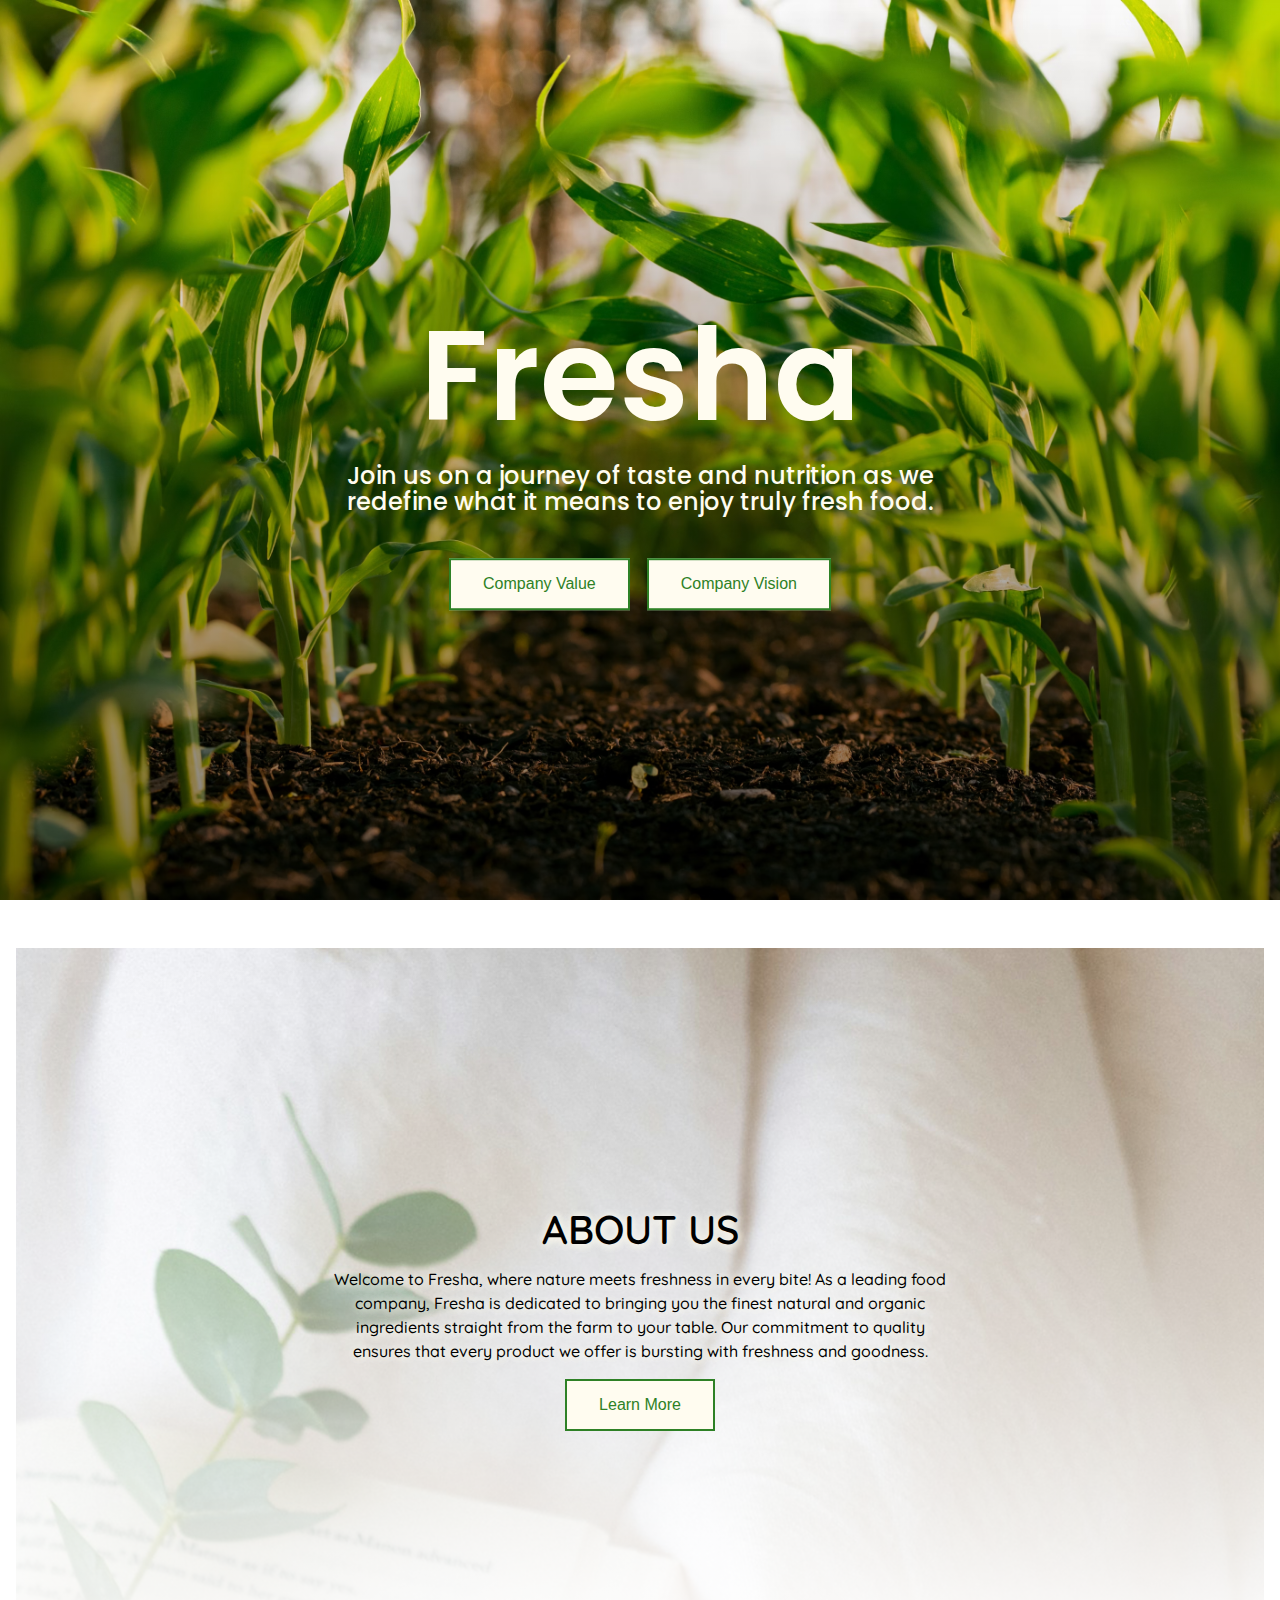
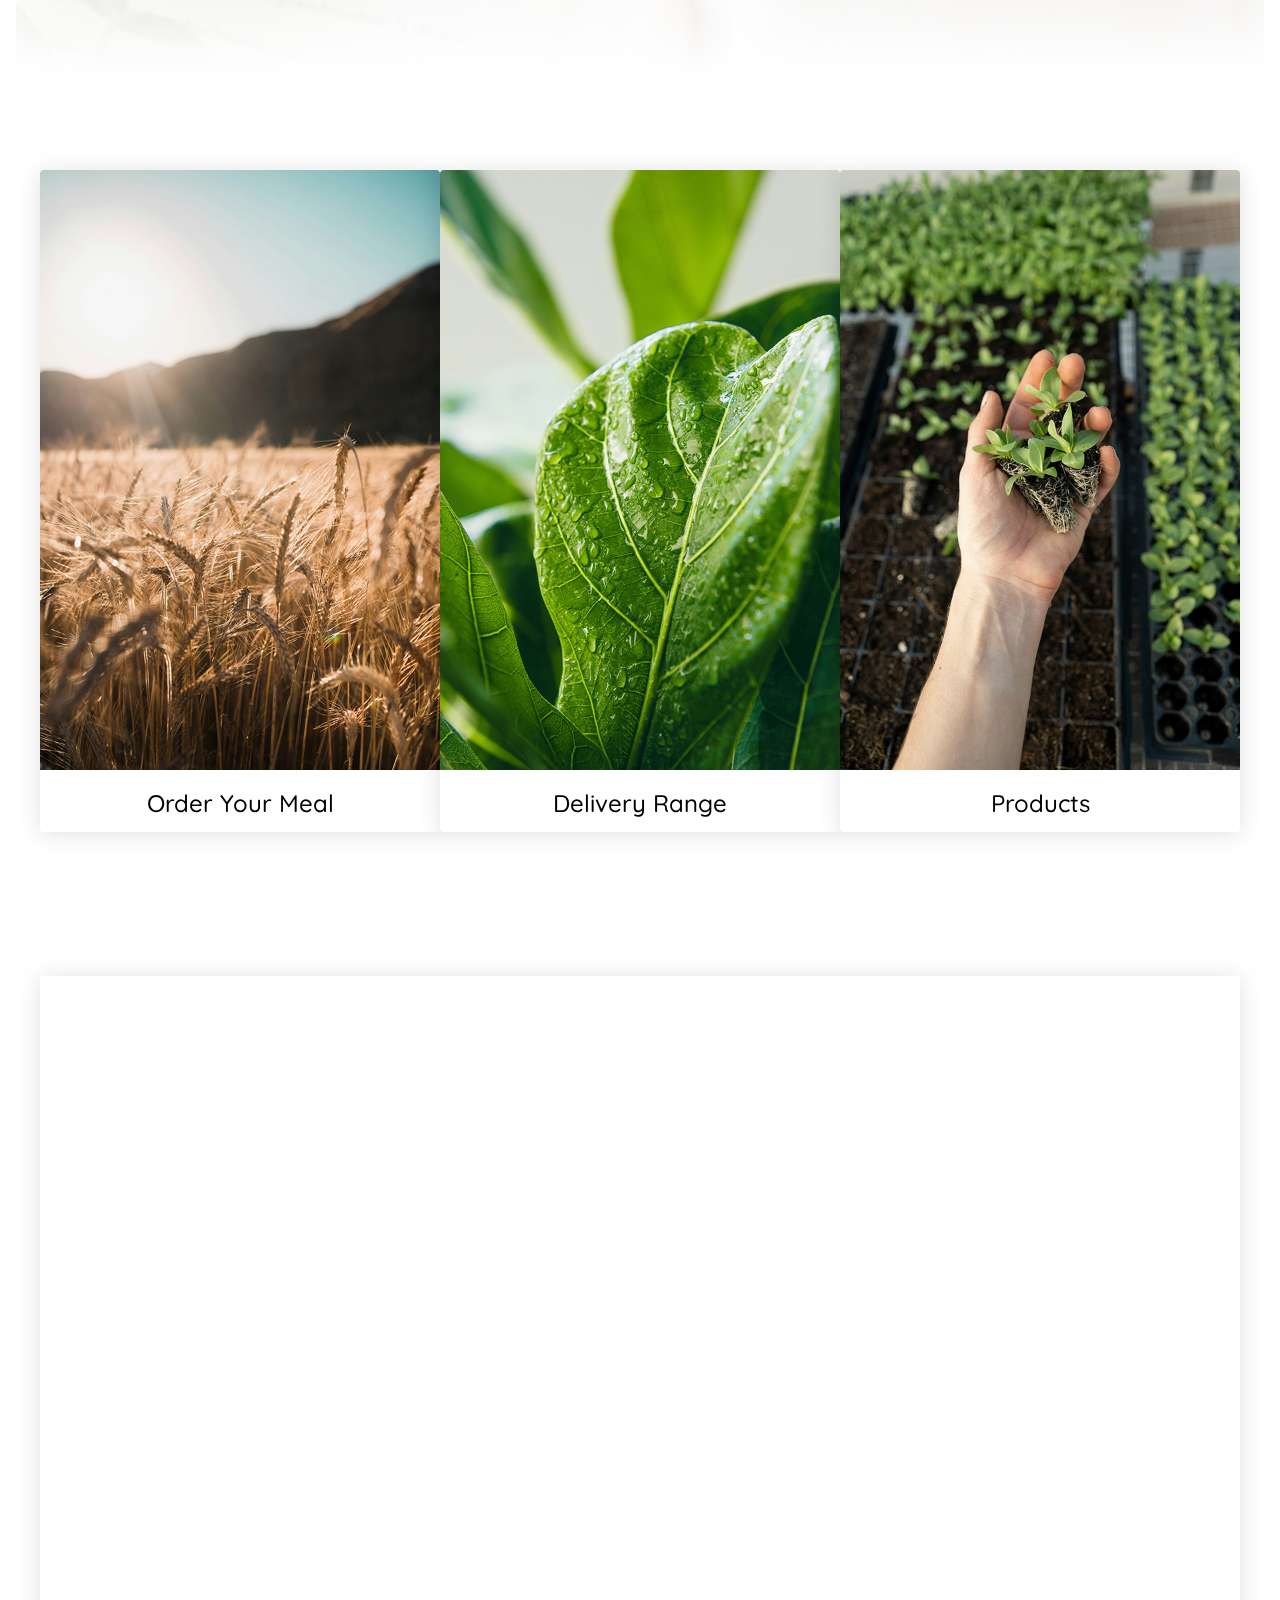
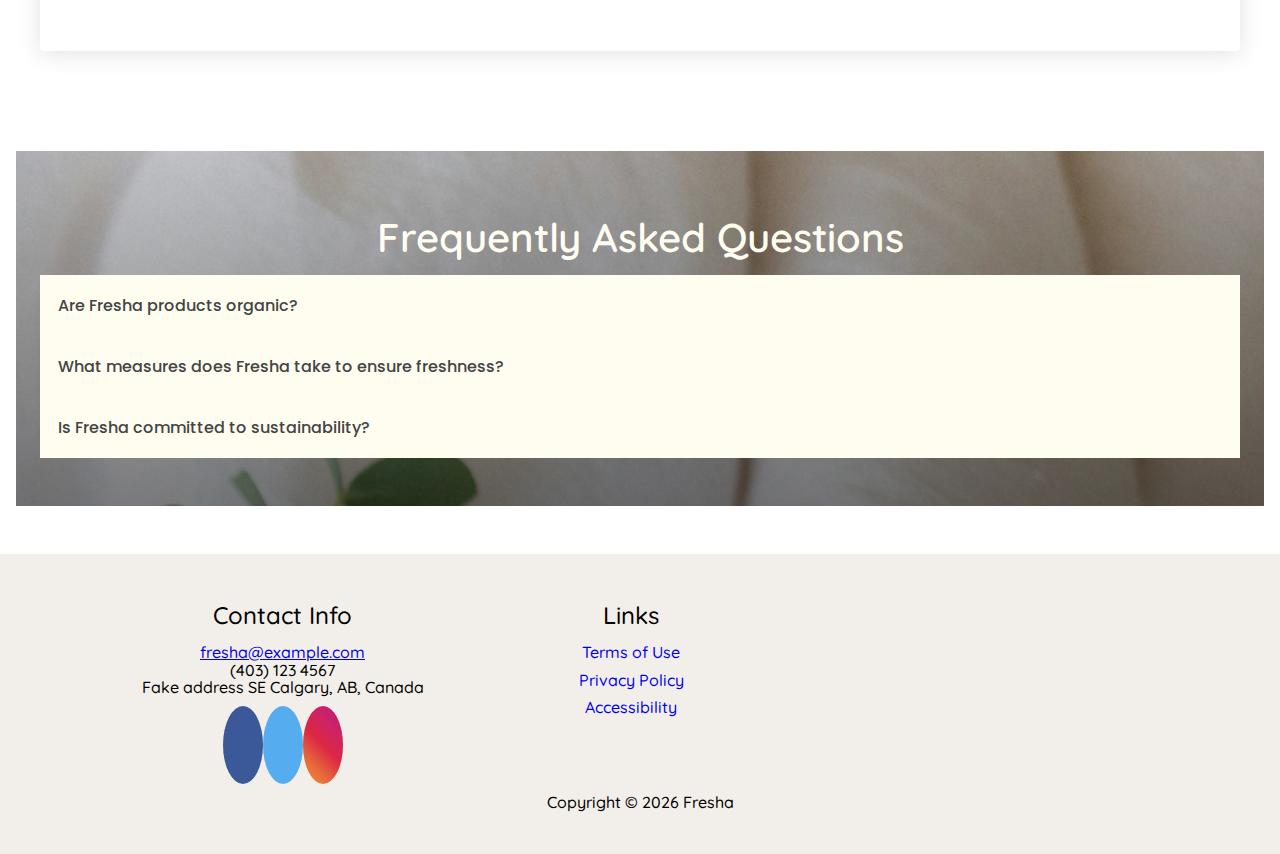
<file: index.html>
<!DOCTYPE html>
<html lang="en">
<head>
  <meta charset="UTF-8">
  <meta http-equiv="X-UA-Compatible" content="IE=edge">
  <meta name="viewport" content="width=device-width, initial-scale=1.0">
  <link rel="stylesheet" type="text/css" href="styles/reset.css">
  <link rel="stylesheet" type="text/css" href="styles/fonts.css">
  <link rel="stylesheet" type="text/css" href="styles/global.css">
  <link rel="stylesheet" type="text/css" href="styles/base.css">
  <link rel="stylesheet" href="https://fonts.googleapis.com/css?family=Quicksand">
  <link rel="stylesheet" href="https://fonts.googleapis.com/css?family=Poppins">
  <link rel="stylesheet" href="https://cdnjs.cloudflare.com/ajax/libs/font-awesome/5.9.0/css/all.min.css" integrity="sha512-q3eWabyZPc1XTCmF+8/LuE1ozpg5xxn7iO89yfSOd5/oKvyqLngoNGsx8jq92Y8eXJ/IRxQbEC+FGSYxtk2oiw==" crossorigin="anonymous" referrerpolicy="no-referrer" />
  <title>Fresha</title>
</head>
<body>
  <!-- Hero banner -->
  <section class="hero-container">
    <div class="remove-assignment-content">
        <div class="hero-text">
          <h1>Fresha</h1>
          <h3>Join us on a journey of taste and nutrition as we redefine what it means to enjoy truly fresh food.</h3>
          <button class="sub-button" onclick="location.href='value/index.html'">Company Value</button>
          <button class="sub-button" onclick="location.href='vision/index.html'">Company Vision</button>
        </div>
      </div>
  </section>

  <!-- content -->
  <section class="container content-container">
    <div class="content-box">
      <div class="content-text">
      <h2>ABOUT US</h2>
      <p>Welcome to Fresha, where nature meets freshness in every bite! As a leading food company, Fresha is dedicated to bringing you the finest natural and organic ingredients straight from the farm to your table. Our commitment to quality ensures that every product we offer is bursting with freshness and goodness.</p>
      <button class="sub-button">Learn More</button>
      </div>
    </div>
  </section>

  <!-- Card -->
  <section class="container card-section">
      <ul class="card-container">
        <li class="card">
          <img src="assets/1.jpg" alt="Wheat field with blue sky and sunshine.">
          <div class="card-content">
            <h3 class="subheader">
              Order Your Meal
            </h3>
          </div>
        </li>
        <li class="card">
          <img src="assets/2.jpg" alt="Close up shot of green leaves with water splash.">
          <div class="card-content">
            <h3 class="subheader">
              Delivery Range
            </h3>
          </div>
        </li>
        <li class="card">
          <img src="assets/3.jpg" alt="A hand holding young leaves.">
          <div class="card-content">
            <h3 class="subheader">
              Products
            </h3>
          </div>
        </li>
      </ul>
  </section>

  <!-- Embeded Video -->
  <section class="container video">
      <iframe class="youtube" 
      src="https://www.youtube.com/embed/fkO3EhG7v3c?si=_AeT18rglQnikqHC" title="YouTube video player" frameborder="0" allow="accelerometer; autoplay; clipboard-write; encrypted-media; gyroscope; picture-in-picture; web-share" allowfullscreen>
      </iframe>
  </section>

  <!-- accordion -->
  <section class="container accordion-container">
    <div class="accordion-box">
      <i class="fas fa-question"></i>
      <h2>Frequently Asked Questions</h2>
      <button class="accordion">Are Fresha products organic?</button>
        <div class="panel">
          <p>Yes, at Fresha, we take pride in offering a wide range of organic products. We work closely with farmers who follow organic farming practices to ensure that our ingredients are free from synthetic pesticides, herbicides, and genetically modified organisms (GMOs).</p>
        </div>

      <button class="accordion">What measures does Fresha take to ensure freshness?</button>
        <div class="panel">
          <p>Maintaining freshness is our top priority at Fresha. From the moment our ingredients are harvested to the time they reach your plate, we implement strict quality control measures. Our state-of-the-art facilities are equipped with cutting-edge technology to preserve freshness, and our logistics team works tirelessly to ensure timely delivery to stores and customers.</p>
        </div>

        <button class="accordion">Is Fresha committed to sustainability?</button>
        <div class="panel">
          <p>Absolutely! Sustainability is at the core of everything we do at Fresha. We recognize the importance of preserving our planet for future generations, which is why we're dedicated to sustainable farming practices, reducing food waste, and minimizing our environmental footprint.</p>
        </div>
    </div>

      <script>
      var acc = document.getElementsByClassName("accordion");
      var i;
      
      for (i = 0; i < acc.length; i++) {
        acc[i].addEventListener("click", function() {
          this.classList.toggle("active");
          var panel = this.nextElementSibling;
          if (panel.style.maxHeight) {
            panel.style.maxHeight = null;
          } else {
            panel.style.maxHeight = panel.scrollHeight + "px";
          } 
        });
      }
      </script>

  </section>

  <!-- footer -->
  <section class="footer-container">
    <div class="footer-content">
      <div class="col1">
      <h3>Contact Info</h3>
      <ul>
        <li><a href="#">fresha@example.com</a></li>
        <li>(403) 123 4567</li>
        <li>Fake address SE Calgary, AB, Canada</li>
        <div class="sns">
        <a href="#" class="fab fa-facebook"></a>
        <a href="#" class="fab fa-twitter"></a>
        <a href="#" class="fab fa-instagram"></a>
        </div>
      </ul>
      </div>
      <div class="col2">
      <h3>Links</h3>
      <ul>
        <li><a href="#">Terms of Use</a></li>
        <li><a href="#">Privacy Policy</a></li>
        <li><a href="#">Accessibility</a></li>
      </ul>
      </div>

      <div class="col3">
        <iframe class="map" src="https://www.google.com/maps/embed?pb=!1m18!1m12!1m3!1d20065.808264871608!2d-114.06806749999998!3d51.04891405!2m3!1f0!2f0!3f0!3m2!1i1024!2i768!4f13.1!3m3!1m2!1s0x53716ffb86200597%3A0x10c42af1e7df241e!2sDowntown%2C%20Calgary%2C%20AB!5e0!3m2!1sen!2sca!4v1711077083735!5m2!1sen!2sca" style="border:0;" allowfullscreen="" loading="lazy" referrerpolicy="no-referrer-when-downgrade"></iframe>
    </div>
    </div>
    <div class="year">
      Copyright
      &copy;
      <span id="copyright">
          <script>document.getElementById('copyright').appendChild(document.createTextNode(new Date().getFullYear()))</script>
      </span>
      Fresha
    </div>
  </section>
</body>
</html>
</file>
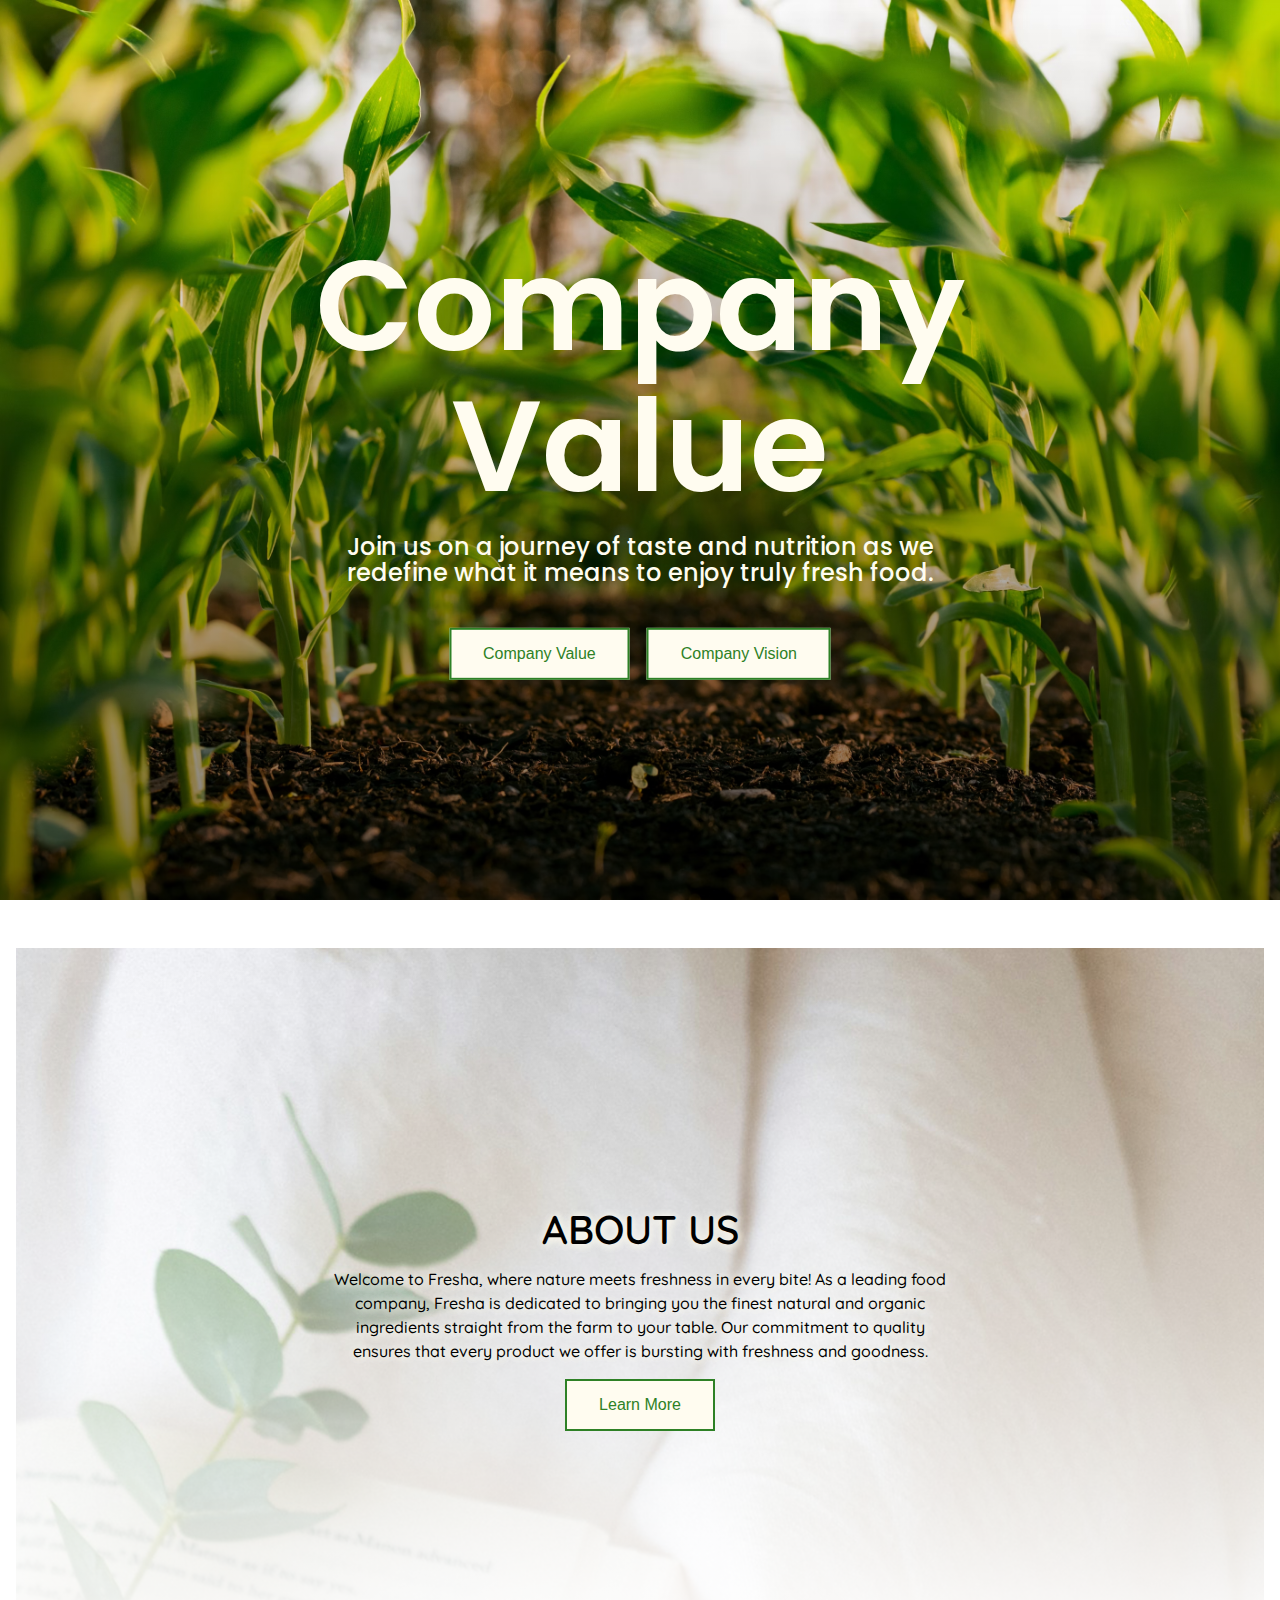
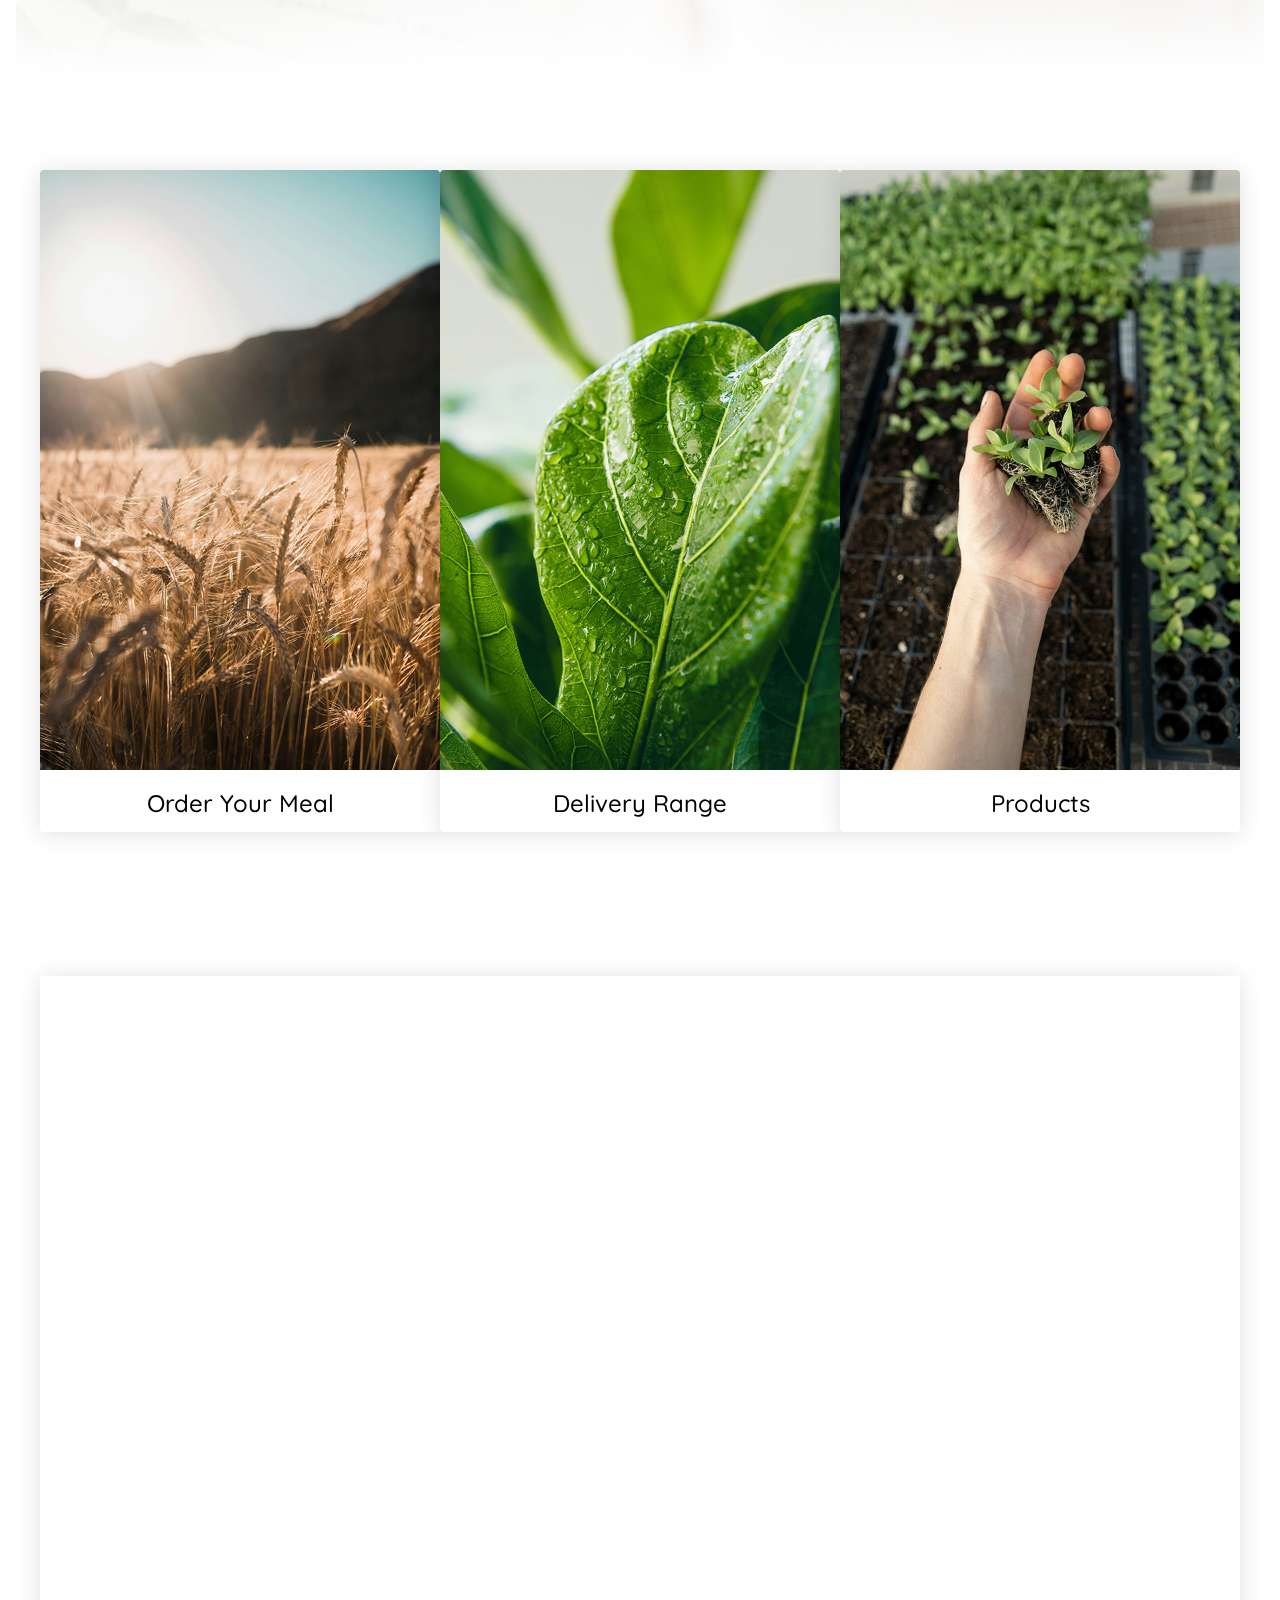
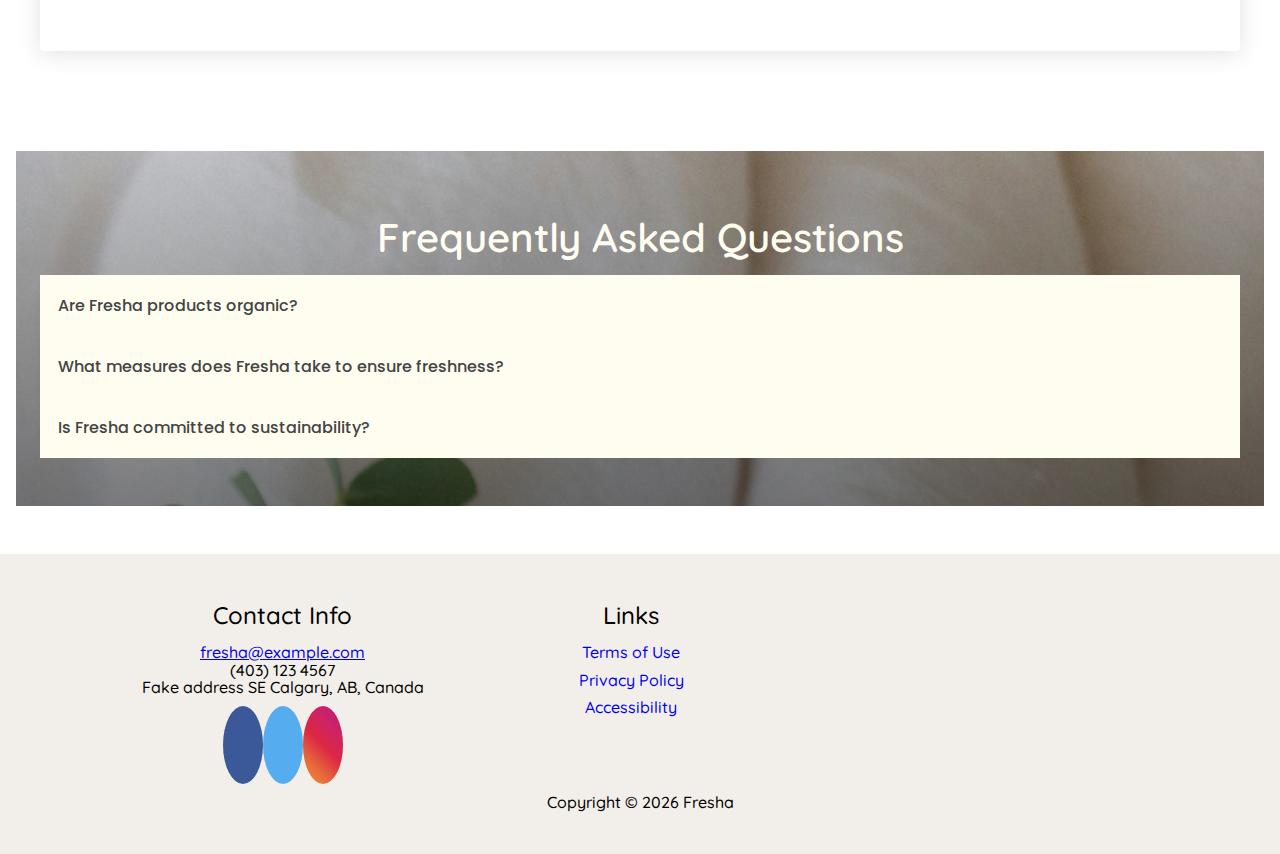
<file: value/index.html>
<!DOCTYPE html>
<html lang="en">
<head>
  <meta charset="UTF-8">
  <meta http-equiv="X-UA-Compatible" content="IE=edge">
  <meta name="viewport" content="width=device-width, initial-scale=1.0">
  <link rel="stylesheet" type="text/css" href="styles/reset.css">
  <link rel="stylesheet" type="text/css" href="styles/fonts.css">
  <link rel="stylesheet" type="text/css" href="styles/global.css">
  <link rel="stylesheet" type="text/css" href="styles/base.css">
  <link rel="stylesheet" href="https://fonts.googleapis.com/css?family=Quicksand">
  <link rel="stylesheet" href="https://fonts.googleapis.com/css?family=Poppins">
  <link rel="stylesheet" href="https://cdnjs.cloudflare.com/ajax/libs/font-awesome/5.9.0/css/all.min.css" integrity="sha512-q3eWabyZPc1XTCmF+8/LuE1ozpg5xxn7iO89yfSOd5/oKvyqLngoNGsx8jq92Y8eXJ/IRxQbEC+FGSYxtk2oiw==" crossorigin="anonymous" referrerpolicy="no-referrer" />
  <title>Fresha</title>
</head>
<body>
  <!-- Hero banner -->
  <section class="hero-container">
    <div class="remove-assignment-content">
        <div class="hero-text">
          <h1>Company Value</h1>
          <h3>Join us on a journey of taste and nutrition as we redefine what it means to enjoy truly fresh food.</h3>
          <button class="sub-button">Company Value</button>
          <button class="sub-button">Company Vision</button>
        </div>
      </div>
  </section>

  <!-- content -->
  <section class="container content-container">
    <div class="content-box">
      <div class="content-text">
      <h2>ABOUT US</h2>
      <p>Welcome to Fresha, where nature meets freshness in every bite! As a leading food company, Fresha is dedicated to bringing you the finest natural and organic ingredients straight from the farm to your table. Our commitment to quality ensures that every product we offer is bursting with freshness and goodness.</p>
      <button class="sub-button">Learn More</button>
      </div>
    </div>
  </section>

  <!-- Card -->
  <section class="container card-section">
      <ul class="card-container">
        <li class="card">
          <img src="assets/1.jpg" alt="Wheat field with blue sky and sunshine.">
          <div class="card-content">
            <h3 class="subheader">
              Order Your Meal
            </h3>
          </div>
        </li>
        <li class="card">
          <img src="assets/2.jpg" alt="Close up shot of green leaves with water splash.">
          <div class="card-content">
            <h3 class="subheader">
              Delivery Range
            </h3>
          </div>
        </li>
        <li class="card">
          <img src="assets/3.jpg" alt="A hand holding young leaves.">
          <div class="card-content">
            <h3 class="subheader">
              Products
            </h3>
          </div>
        </li>
      </ul>
  </section>

  <!-- Embeded Video -->
  <section class="container video">
      <iframe class="youtube" 
      src="https://www.youtube.com/embed/fkO3EhG7v3c?si=_AeT18rglQnikqHC" title="YouTube video player" frameborder="0" allow="accelerometer; autoplay; clipboard-write; encrypted-media; gyroscope; picture-in-picture; web-share" allowfullscreen>
      </iframe>
  </section>

  <!-- accordion -->
  <section class="container accordion-container">
    <div class="accordion-box">
      <i class="fas fa-question"></i>
      <h2>Frequently Asked Questions</h2>
      <button class="accordion">Are Fresha products organic?</button>
        <div class="panel">
          <p>Yes, at Fresha, we take pride in offering a wide range of organic products. We work closely with farmers who follow organic farming practices to ensure that our ingredients are free from synthetic pesticides, herbicides, and genetically modified organisms (GMOs).</p>
        </div>

      <button class="accordion">What measures does Fresha take to ensure freshness?</button>
        <div class="panel">
          <p>Maintaining freshness is our top priority at Fresha. From the moment our ingredients are harvested to the time they reach your plate, we implement strict quality control measures. Our state-of-the-art facilities are equipped with cutting-edge technology to preserve freshness, and our logistics team works tirelessly to ensure timely delivery to stores and customers.</p>
        </div>

        <button class="accordion">Is Fresha committed to sustainability?</button>
        <div class="panel">
          <p>Absolutely! Sustainability is at the core of everything we do at Fresha. We recognize the importance of preserving our planet for future generations, which is why we're dedicated to sustainable farming practices, reducing food waste, and minimizing our environmental footprint.</p>
        </div>
    </div>

      <script>
      var acc = document.getElementsByClassName("accordion");
      var i;
      
      for (i = 0; i < acc.length; i++) {
        acc[i].addEventListener("click", function() {
          this.classList.toggle("active");
          var panel = this.nextElementSibling;
          if (panel.style.maxHeight) {
            panel.style.maxHeight = null;
          } else {
            panel.style.maxHeight = panel.scrollHeight + "px";
          } 
        });
      }
      </script>

  </section>

  <!-- footer -->
  <section class="footer-container">
    <div class="footer-content">
      <div class="col1">
      <h3>Contact Info</h3>
      <ul>
        <li><a href="#">fresha@example.com</a></li>
        <li>(403) 123 4567</li>
        <li>Fake address SE Calgary, AB, Canada</li>
        <div class="sns">
        <a href="#" class="fab fa-facebook"></a>
        <a href="#" class="fab fa-twitter"></a>
        <a href="#" class="fab fa-instagram"></a>
        </div>
      </ul>
      </div>
      <div class="col2">
      <h3>Links</h3>
      <ul>
        <li><a href="#">Terms of Use</a></li>
        <li><a href="#">Privacy Policy</a></li>
        <li><a href="#">Accessibility</a></li>
      </ul>
      </div>

      <div class="col3">
        <iframe class="map" src="https://www.google.com/maps/embed?pb=!1m18!1m12!1m3!1d20065.808264871608!2d-114.06806749999998!3d51.04891405!2m3!1f0!2f0!3f0!3m2!1i1024!2i768!4f13.1!3m3!1m2!1s0x53716ffb86200597%3A0x10c42af1e7df241e!2sDowntown%2C%20Calgary%2C%20AB!5e0!3m2!1sen!2sca!4v1711077083735!5m2!1sen!2sca" style="border:0;" allowfullscreen="" loading="lazy" referrerpolicy="no-referrer-when-downgrade"></iframe>
    </div>
    </div>
    <div class="year">
      Copyright
      &copy;
      <span id="copyright">
          <script>document.getElementById('copyright').appendChild(document.createTextNode(new Date().getFullYear()))</script>
      </span>
      Fresha
    </div>
  </section>
</body>
</html>
</file>
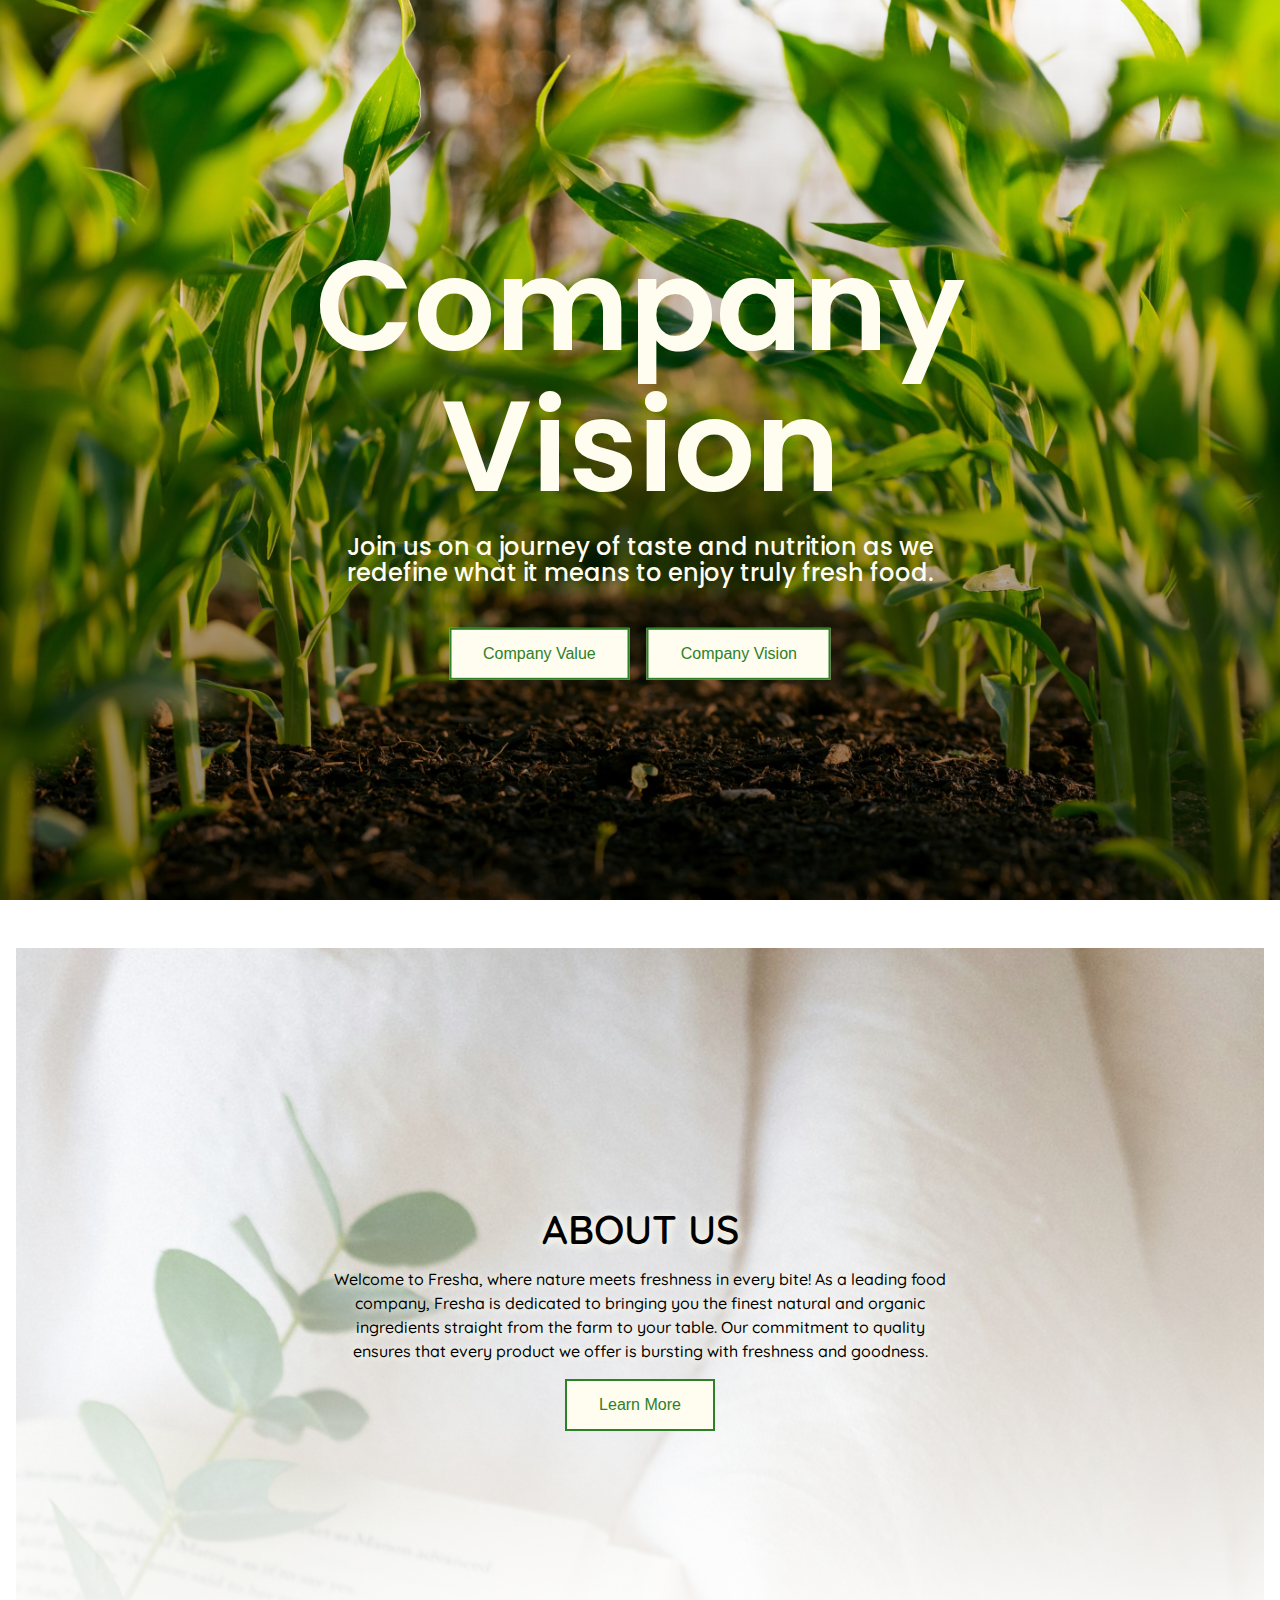
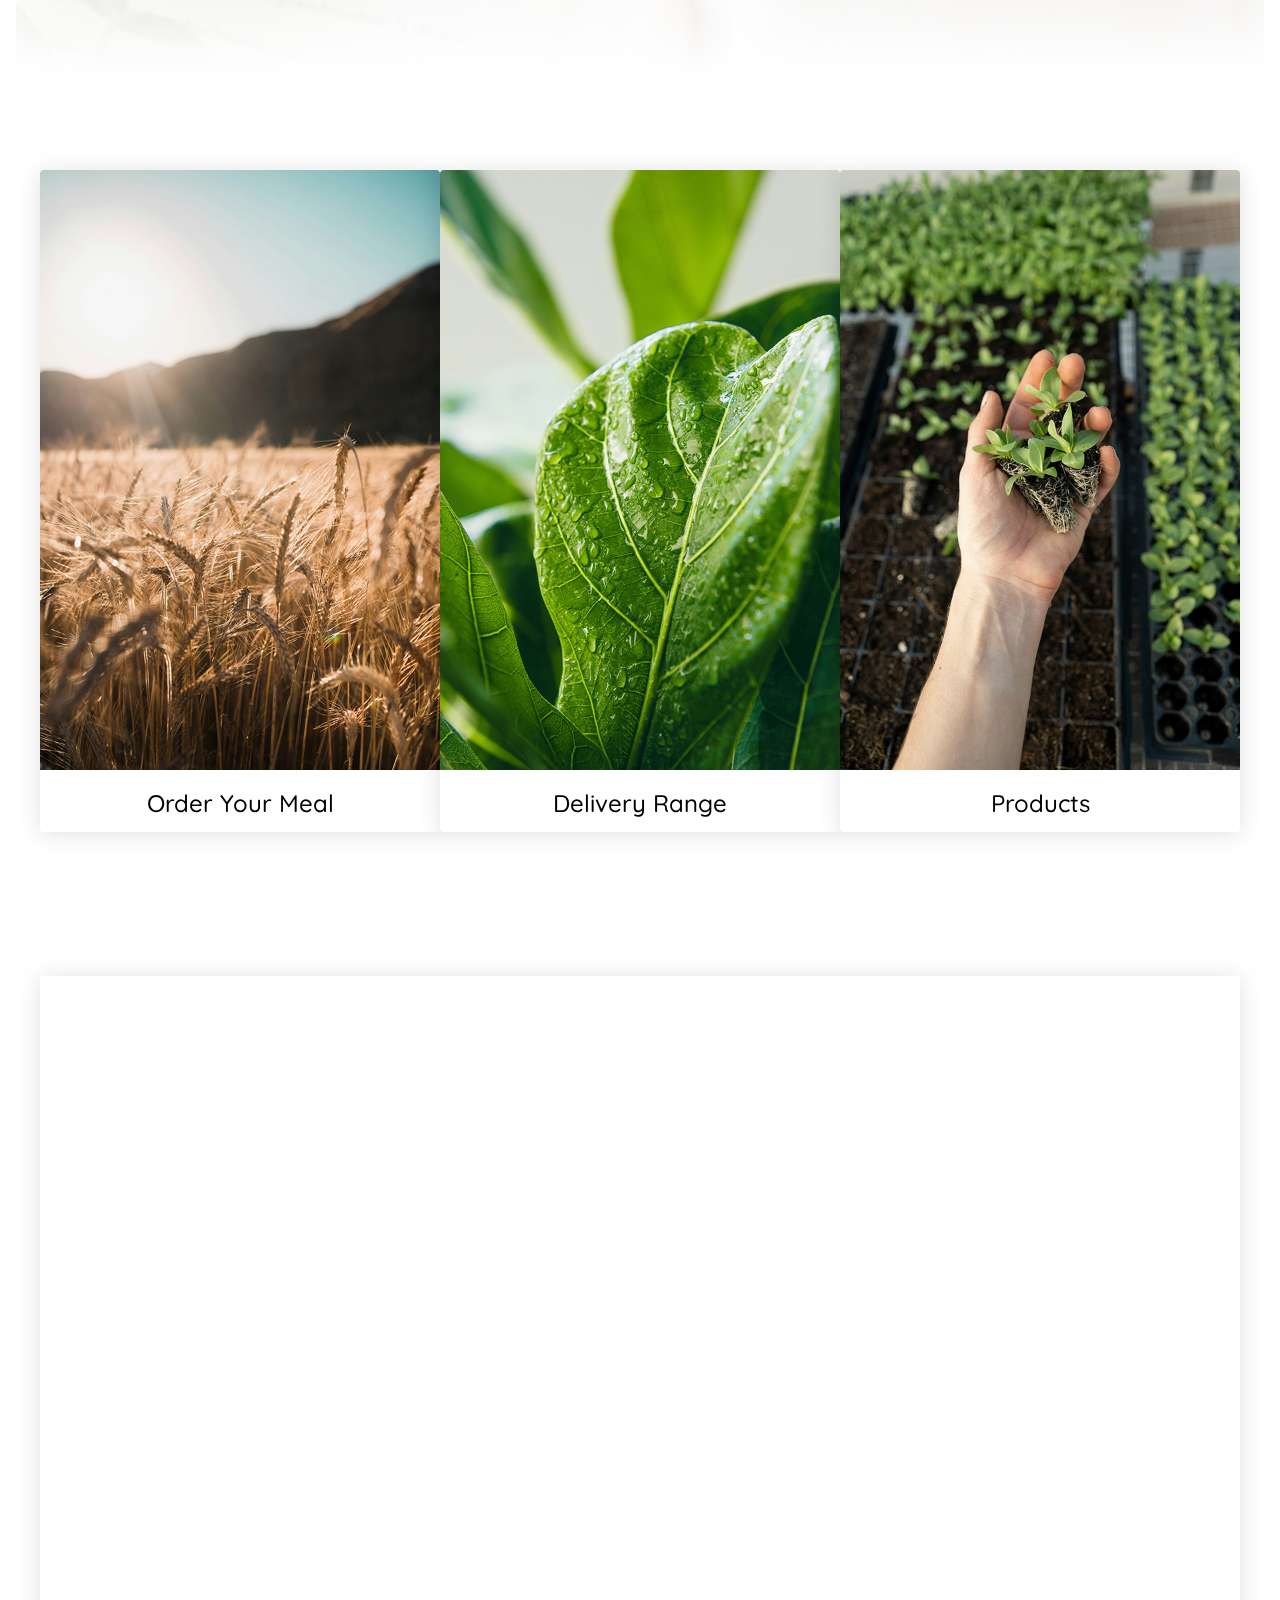
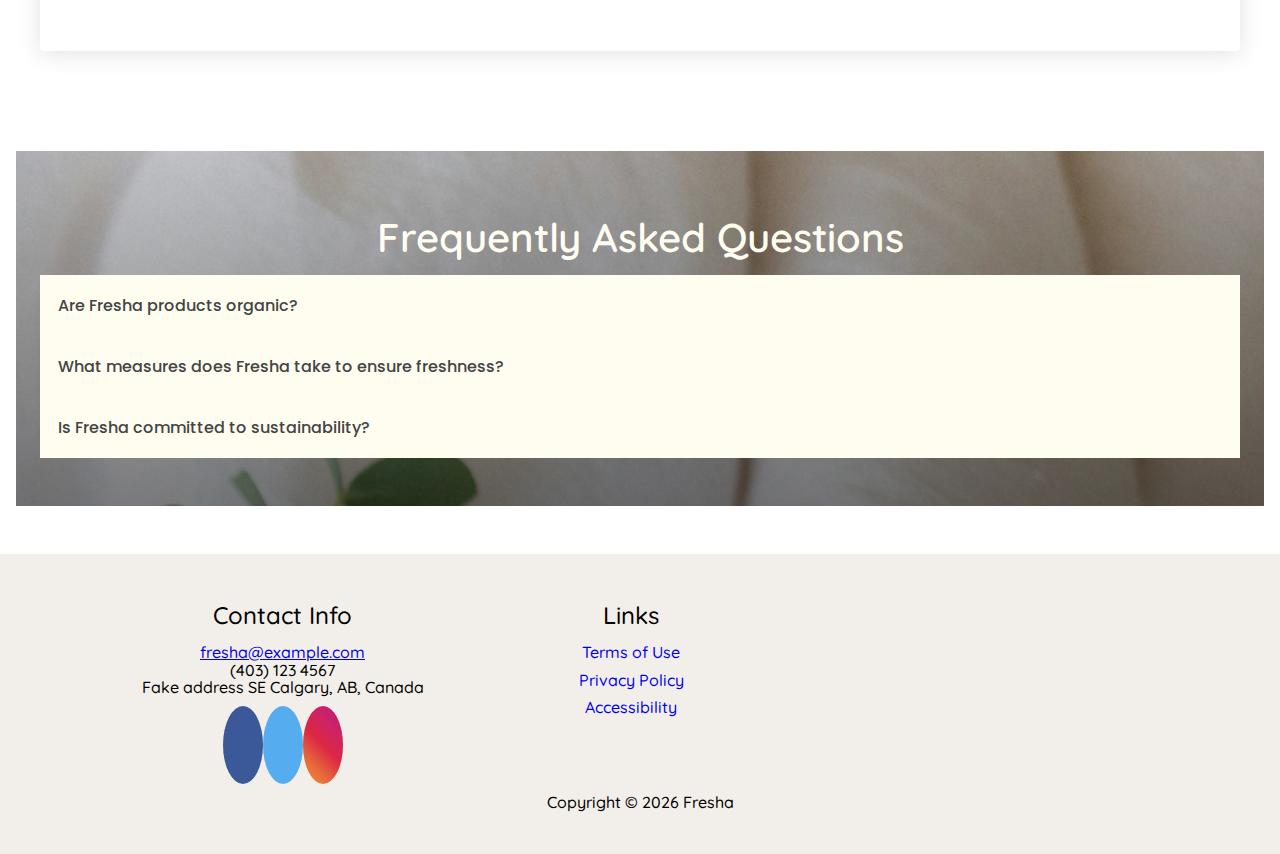
<file: vision/index.html>
<!DOCTYPE html>
<html lang="en">
<head>
  <meta charset="UTF-8">
  <meta http-equiv="X-UA-Compatible" content="IE=edge">
  <meta name="viewport" content="width=device-width, initial-scale=1.0">
  <link rel="stylesheet" type="text/css" href="styles/reset.css">
  <link rel="stylesheet" type="text/css" href="styles/fonts.css">
  <link rel="stylesheet" type="text/css" href="styles/global.css">
  <link rel="stylesheet" type="text/css" href="styles/base.css">
  <link rel="stylesheet" href="https://fonts.googleapis.com/css?family=Quicksand">
  <link rel="stylesheet" href="https://fonts.googleapis.com/css?family=Poppins">
  <link rel="stylesheet" href="https://cdnjs.cloudflare.com/ajax/libs/font-awesome/5.9.0/css/all.min.css" integrity="sha512-q3eWabyZPc1XTCmF+8/LuE1ozpg5xxn7iO89yfSOd5/oKvyqLngoNGsx8jq92Y8eXJ/IRxQbEC+FGSYxtk2oiw==" crossorigin="anonymous" referrerpolicy="no-referrer" />
  <title>Fresha</title>
</head>
<body>
  <!-- Hero banner -->
  <section class="hero-container">
    <div class="remove-assignment-content">
        <div class="hero-text">
          <h1>Company Vision</h1>
          <h3>Join us on a journey of taste and nutrition as we redefine what it means to enjoy truly fresh food.</h3>
          <button class="sub-button">Company Value</button>
          <button class="sub-button">Company Vision</button>
        </div>
      </div>
  </section>

  <!-- content -->
  <section class="container content-container">
    <div class="content-box">
      <div class="content-text">
      <h2>ABOUT US</h2>
      <p>Welcome to Fresha, where nature meets freshness in every bite! As a leading food company, Fresha is dedicated to bringing you the finest natural and organic ingredients straight from the farm to your table. Our commitment to quality ensures that every product we offer is bursting with freshness and goodness.</p>
      <button class="sub-button">Learn More</button>
      </div>
    </div>
  </section>

  <!-- Card -->
  <section class="container card-section">
      <ul class="card-container">
        <li class="card">
          <img src="assets/1.jpg" alt="Wheat field with blue sky and sunshine.">
          <div class="card-content">
            <h3 class="subheader">
              Order Your Meal
            </h3>
          </div>
        </li>
        <li class="card">
          <img src="assets/2.jpg" alt="Close up shot of green leaves with water splash.">
          <div class="card-content">
            <h3 class="subheader">
              Delivery Range
            </h3>
          </div>
        </li>
        <li class="card">
          <img src="assets/3.jpg" alt="A hand holding young leaves.">
          <div class="card-content">
            <h3 class="subheader">
              Products
            </h3>
          </div>
        </li>
      </ul>
  </section>

  <!-- Embeded Video -->
  <section class="container video">
      <iframe class="youtube" 
      src="https://www.youtube.com/embed/fkO3EhG7v3c?si=_AeT18rglQnikqHC" title="YouTube video player" frameborder="0" allow="accelerometer; autoplay; clipboard-write; encrypted-media; gyroscope; picture-in-picture; web-share" allowfullscreen>
      </iframe>
  </section>

  <!-- accordion -->
  <section class="container accordion-container">
    <div class="accordion-box">
      <i class="fas fa-question"></i>
      <h2>Frequently Asked Questions</h2>
      <button class="accordion">Are Fresha products organic?</button>
        <div class="panel">
          <p>Yes, at Fresha, we take pride in offering a wide range of organic products. We work closely with farmers who follow organic farming practices to ensure that our ingredients are free from synthetic pesticides, herbicides, and genetically modified organisms (GMOs).</p>
        </div>

      <button class="accordion">What measures does Fresha take to ensure freshness?</button>
        <div class="panel">
          <p>Maintaining freshness is our top priority at Fresha. From the moment our ingredients are harvested to the time they reach your plate, we implement strict quality control measures. Our state-of-the-art facilities are equipped with cutting-edge technology to preserve freshness, and our logistics team works tirelessly to ensure timely delivery to stores and customers.</p>
        </div>

        <button class="accordion">Is Fresha committed to sustainability?</button>
        <div class="panel">
          <p>Absolutely! Sustainability is at the core of everything we do at Fresha. We recognize the importance of preserving our planet for future generations, which is why we're dedicated to sustainable farming practices, reducing food waste, and minimizing our environmental footprint.</p>
        </div>
    </div>

      <script>
      var acc = document.getElementsByClassName("accordion");
      var i;
      
      for (i = 0; i < acc.length; i++) {
        acc[i].addEventListener("click", function() {
          this.classList.toggle("active");
          var panel = this.nextElementSibling;
          if (panel.style.maxHeight) {
            panel.style.maxHeight = null;
          } else {
            panel.style.maxHeight = panel.scrollHeight + "px";
          } 
        });
      }
      </script>

  </section>

  <!-- footer -->
  <section class="footer-container">
    <div class="footer-content">
      <div class="col1">
      <h3>Contact Info</h3>
      <ul>
        <li><a href="#">fresha@example.com</a></li>
        <li>(403) 123 4567</li>
        <li>Fake address SE Calgary, AB, Canada</li>
        <div class="sns">
        <a href="#" class="fab fa-facebook"></a>
        <a href="#" class="fab fa-twitter"></a>
        <a href="#" class="fab fa-instagram"></a>
        </div>
      </ul>
      </div>
      <div class="col2">
      <h3>Links</h3>
      <ul>
        <li><a href="#">Terms of Use</a></li>
        <li><a href="#">Privacy Policy</a></li>
        <li><a href="#">Accessibility</a></li>
      </ul>
      </div>

      <div class="col3">
        <iframe class="map" src="https://www.google.com/maps/embed?pb=!1m18!1m12!1m3!1d20065.808264871608!2d-114.06806749999998!3d51.04891405!2m3!1f0!2f0!3f0!3m2!1i1024!2i768!4f13.1!3m3!1m2!1s0x53716ffb86200597%3A0x10c42af1e7df241e!2sDowntown%2C%20Calgary%2C%20AB!5e0!3m2!1sen!2sca!4v1711077083735!5m2!1sen!2sca" style="border:0;" allowfullscreen="" loading="lazy" referrerpolicy="no-referrer-when-downgrade"></iframe>
    </div>
    </div>
    <div class="year">
      Copyright
      &copy;
      <span id="copyright">
          <script>document.getElementById('copyright').appendChild(document.createTextNode(new Date().getFullYear()))</script>
      </span>
      Fresha
    </div>
  </section>
</body>
</html>
</file>
<file: styles/fonts.css>
body {
  font-family: "Roboto", sans-serif;
  font-size: 1rem;
  font-weight: 500;
  line-height: 1.1;
}

h1,
h2,
h3,
h4,
h5,
h6,
p {
  line-height: 1.1;
  margin: 1rem 0;
}

h1 {
  font-size: 2em;
  font-weight: 600;
}

h2 {
  font-size: 2.5rem;
  font-weight: 600;
}

h3 {
  font-size: 1.5rem;
  font-weight: 500;
}

h4 {
  font-size: 1.25rem;
  font-weight: 200;
  text-transform: uppercase;
}

h5, h6, h7 {
  font-size: 1.25rem;
  font-weight: 600;
}

p {
  font-size: 1rem;
  font-weight: 500;
  line-height: 1.5;
}


button {
  font-size: 1rem;
  font-weight: 500;
}
</file>
<file: styles/global.css>
/* Sections */
.container {
  margin: 3rem auto;
  max-width: 75rem;
  padding: 3rem 1.5rem;
  position: relative;
}

/* Section Header Content */
.header-container {
  background-color: #DDDDDD;
  text-align: center;
  padding: 6rem 1rem;
}

/* Option header */
.option-container {
  text-align: center;
  background-color: #EEEEEE;
  padding: 3rem 1rem;
}
</file>
<file: styles/base.css>
.remove-assignment-content {
  font-family: "Roboto", Arial, Helvetica, sans-serif;
  font-size: 2rem;
  text-align: center;
  position: absolute;
  top: 50%;
  left: 50%;
  transform: translate(-50%, -50%);
}

/** hero banner **/
.hero-container {
  display: flex;
  flex-wrap: wrap;
  background-image: linear-gradient(rgba(0, 0, 0, 0), rgba(0, 0, 0, 0.5)), url(../assets/leaves.avif);
  background-color: #403d58;
  background-repeat: no-repeat;
  background-size: cover;
  color: #fff;
  height: 100vh;
}

.hero-text{
  font-family: "Poppins", Arial, Helvetica, sans-serif;
  font-size: 2em;
  color: rgb(255, 252, 240);
}

/** content **/
.content-box {
  font-family: "Roboto", Arial, Helvetica, sans-serif;
  font-size: 2rem;
  text-align: center;
  position: absolute;
  top: 50%;
  left: 50%;
  transform: translate(-50%, -50%);
}

.content-container {
  display: flex;
  flex-wrap: wrap;
  align-items: center;
  background-image: linear-gradient(rgba(0, 0, 0, 0), rgb(255, 255, 255)), url(../assets/info.jpg);
  background-repeat: no-repeat;
  background-size: 100%;
  background-position: 20%;
  background-color: rgb(255, 252, 240);
  height: 70vh;
}

.content-text {
  font-family: "Quicksand", Arial, Helvetica, sans-serif;
  text-shadow: 1px 1px 10px rgb(255, 252, 240), 1px 1px 10px rgb(255, 252, 240);
}

.content-text p {
  word-wrap: break-word;
}

/** card **/
.card-section {
  display: flex;
  flex-wrap: wrap;
  align-items: center;
}

.card-container {
  display: flex;
  justify-content: center;
  flex-direction: row;
  padding: 0;
}

.card {
  background-color: #fff;
  border-radius: 0.25rem;
  list-style-type: none;
  flex-grow: 1;
  align-content: space-between;
  position: relative;
  box-shadow: 0rem 0.125rem 1.5rem rgb(0 0 0 / 12%);
}

.card {
	-webkit-filter: blur(0);
	filter: blur(0);
	-webkit-transition: .5s ease-in-out;
	transition: .5s ease-in-out;
}

.card-content {
  display: hidden;
}

.subheader {
  font-family:"Quicksand", Arial, Helvetica, sans-serif;
  text-align: center;
}

img {
  border-radius: 0.25rem 0.25rem 0 0;
  height: auto;
  width: 100%;
}

.youtube {
  width: 100%;
  aspect-ratio: 16 / 9;
  background-color: #fff;
  border-radius: 0.25rem;
  box-shadow: 0rem 0.125rem 1.5rem rgb(0 0 0 / 12%);
  flex-grow: 1;
}


/** accordian **/
.accordion-container {
  background-image: linear-gradient(rgba(0, 0, 0, 0.2), rgba(0, 0, 0, 0.5)), url(../assets/info.jpg);
  background-size: cover;
  background-color: rgb(255, 252, 240);
  color: #fff;
  height: auto;
}

.accordion-box {
  font-family: "Roboto", Arial, Helvetica, sans-serif;
  font-size: 2rem;
  text-align: center;
  position: relative;
  top: 50%;
  left: 50%;
  transform: translate(-50%);
}

/* buttons used to open and close the accordion panel */
.accordion {
  font-family: "Poppins", Arial, Helvetica, sans-serif;
  background-color: rgb(255, 252, 240);
  color: #444;
  cursor: pointer;
  padding: 18px;
  width: 100%;
  height: auto;
  text-align: left;
  border: none;
  outline: none;
  transition: 0.4s ease;
}

.accordion:hover {
  background-color: rgb(240, 252, 236);
  color: #444;
}

.active, .accordion.active {
  background-color: rgb(46, 129, 38);
  color: rgb(255, 252, 240);
}

.active + .panel {
  display: block;
}

.panel p {
  color: black;
  text-align: left;
}

.accordion-box h2 {
  font-family: "Quicksand", Arial, Helvetica, sans-serif;
  color: rgb(255, 252, 240);
}

.panel {
  padding: 0 18px;
  background-color: rgb(240, 252, 236);
  display: none;
  overflow: hidden;
}

.accordion:after {
  font-family: "Font Awesome 5 Free";
  font-weight: 900;
  content: '\f067'; /** plus icon **/
  font-size: 13px;
  color: #777;
  float: right;
  margin-left: 5px;
}

.active:after {
  font-family: "Font Awesome 5 Free";
  font-weight: 900;
  content: "\f068"; /** minus icon **/
  color: rgb(255, 252, 240);
}

/** footer **/
.footer-container {
  font-family: "Quicksand", Arial, Helvetica, sans-serif;
  background-color: #f2efea;
  width: 100%;
  height: 300px;
  position: absolute;
}

.footer-content {
  display: flex;
  flex-wrap: wrap;
  justify-content: space-around;
  margin: 0 4em 0 4em;
}

.footer-content div {
  text-align: center;
  margin: 2em 0 1em 0;
}

.col2 a {
  display: block;
  text-decoration: none;
  margin-bottom: 10px;
}

.fab {
  padding: 20px;
  font-size: 30px;
  width: 30px;
  text-align: center;
  text-decoration: none;
  border-radius: 50%;
}

.fab:hover {
  opacity: 0.7;
}

/* Facebook */
.fa-facebook {
  background: #3B5998;
  color: white;
}

/* Twitter */
.fa-twitter {
  background: #55ACEE;
  color: white;
}

/* Instagram */
.fa-instagram {
  background: #f09433; 
  background: -moz-linear-gradient(45deg, #f09433 0%, #e6683c 25%, #dc2743 50%, #cc2366 75%, #bc1888 100%); 
  background: -webkit-linear-gradient(45deg, #f09433 0%,#e6683c 25%,#dc2743 50%,#cc2366 75%,#bc1888 100%); 
  background: linear-gradient(45deg, #f09433 0%,#e6683c 25%,#dc2743 50%,#cc2366 75%,#bc1888 100%); 
  filter: progid:DXImageTransform.Microsoft.gradient( startColorstr='#f09433', endColorstr='#bc1888',GradientType=1 );
  color: white;
}

.map {
  display: flex;
  flex-grow: 1;
  height: 100%;
  width: auto;
}

.year {
  display: block;
  align-self: flex-end;
  text-align: center;
  margin-left: auto;
  margin-right: auto;
}

/** btn styles **/
.main-button {
  background-color: rgb(255, 252, 240);
  border: none;
  color: black;
  padding: 15px 32px;
  display: inline-block;
}

.main-button:hover {
  background-color: rgb(46, 129, 38);
  border: none;
  color: rgb(255, 252, 240);
}

.sub-button {
  background-color: rgb(255, 252, 240);
  border-color: rgb(46, 129, 38);
  border-style: solid;
  color: rgb(46, 129, 38);
  padding: 15px 32px;
  display: inline-block;
}

.sub-button:hover {
  background-color: rgb(46, 129, 38);
  color: rgb(255, 252, 240);
}

/** Responsive content **/
@media screen and (max-width: 1160px) {
  .content-container {
    background-size: cover;
    background-image: linear-gradient(rgba(0, 0, 0, 0), rgba(255, 255, 255, 1)), url(../assets/info.jpg);
  }
}

@media screen and (min-width: 1161px) {
  .content-box {
  font-size: 2rem;
  text-align: center;
  position: absolute;
  top: 50%;
  transform: translate(-50%, -50%);
  }
}

/** Responsive Footer **/
@media screen and (max-width: 970px) {
  .footer-container {
    height: auto;
  }

  .footer-content {
    display: block;
  }

  .map {
    display: block;
    margin-right:auto;
    margin-left:auto;
    width: auto;
  }
}
</file>
<file: value/styles/fonts.css>
body {
  font-family: "Roboto", sans-serif;
  font-size: 1rem;
  font-weight: 500;
  line-height: 1.1;
}

h1,
h2,
h3,
h4,
h5,
h6,
p {
  line-height: 1.1;
  margin: 1rem 0;
}

h1 {
  font-size: 2em;
  font-weight: 600;
}

h2 {
  font-size: 2.5rem;
  font-weight: 600;
}

h3 {
  font-size: 1.5rem;
  font-weight: 500;
}

h4 {
  font-size: 1.25rem;
  font-weight: 200;
  text-transform: uppercase;
}

h5, h6, h7 {
  font-size: 1.25rem;
  font-weight: 600;
}

p {
  font-size: 1rem;
  font-weight: 500;
  line-height: 1.5;
}


button {
  font-size: 1rem;
  font-weight: 500;
}
</file>
<file: value/styles/global.css>
/* Sections */
.container {
  margin: 3rem auto;
  max-width: 75rem;
  padding: 3rem 1.5rem;
  position: relative;
}

/* Section Header Content */
.header-container {
  background-color: #DDDDDD;
  text-align: center;
  padding: 6rem 1rem;
}

/* Option header */
.option-container {
  text-align: center;
  background-color: #EEEEEE;
  padding: 3rem 1rem;
}
</file>
<file: value/styles/base.css>
.remove-assignment-content {
  font-family: "Roboto", Arial, Helvetica, sans-serif;
  font-size: 2rem;
  text-align: center;
  position: absolute;
  top: 50%;
  left: 50%;
  transform: translate(-50%, -50%);
}

/** hero banner **/
.hero-container {
  display: flex;
  flex-wrap: wrap;
  background-image: linear-gradient(rgba(0, 0, 0, 0), rgba(0, 0, 0, 0.5)), url(../assets/leaves.avif);
  background-color: #403d58;
  background-repeat: no-repeat;
  background-size: cover;
  color: #fff;
  height: 100vh;
}

.hero-text{
  font-family: "Poppins", Arial, Helvetica, sans-serif;
  font-size: 2em;
  color: rgb(255, 252, 240);
}

/** content **/
.content-box {
  font-family: "Roboto", Arial, Helvetica, sans-serif;
  font-size: 2rem;
  text-align: center;
  position: absolute;
  top: 50%;
  left: 50%;
  transform: translate(-50%, -50%);
}

.content-container {
  display: flex;
  flex-wrap: wrap;
  align-items: center;
  background-image: linear-gradient(rgba(0, 0, 0, 0), rgb(255, 255, 255)), url(../assets/info.jpg);
  background-repeat: no-repeat;
  background-size: 100%;
  background-position: 20%;
  background-color: rgb(255, 252, 240);
  height: 70vh;
}

.content-text {
  font-family: "Quicksand", Arial, Helvetica, sans-serif;
  text-shadow: 1px 1px 10px rgb(255, 252, 240), 1px 1px 10px rgb(255, 252, 240);
}

.content-text p {
  word-wrap: break-word;
}

/** card **/
.card-section {
  display: flex;
  flex-wrap: wrap;
  align-items: center;
}

.card-container {
  display: flex;
  justify-content: center;
  flex-direction: row;
  padding: 0;
}

.card {
  background-color: #fff;
  border-radius: 0.25rem;
  list-style-type: none;
  flex-grow: 1;
  align-content: space-between;
  position: relative;
  box-shadow: 0rem 0.125rem 1.5rem rgb(0 0 0 / 12%);
}

.card {
	-webkit-filter: blur(0);
	filter: blur(0);
	-webkit-transition: .5s ease-in-out;
	transition: .5s ease-in-out;
}

.card-content {
  display: hidden;
}

.subheader {
  font-family:"Quicksand", Arial, Helvetica, sans-serif;
  text-align: center;
}

img {
  border-radius: 0.25rem 0.25rem 0 0;
  height: auto;
  width: 100%;
}

.youtube {
  width: 100%;
  aspect-ratio: 16 / 9;
  background-color: #fff;
  border-radius: 0.25rem;
  box-shadow: 0rem 0.125rem 1.5rem rgb(0 0 0 / 12%);
  flex-grow: 1;
}


/** accordian **/
.accordion-container {
  background-image: linear-gradient(rgba(0, 0, 0, 0.2), rgba(0, 0, 0, 0.5)), url(../assets/info.jpg);
  background-size: cover;
  background-color: rgb(255, 252, 240);
  color: #fff;
  height: auto;
}

.accordion-box {
  font-family: "Roboto", Arial, Helvetica, sans-serif;
  font-size: 2rem;
  text-align: center;
  position: relative;
  top: 50%;
  left: 50%;
  transform: translate(-50%);
}

/* buttons used to open and close the accordion panel */
.accordion {
  font-family: "Poppins", Arial, Helvetica, sans-serif;
  background-color: rgb(255, 252, 240);
  color: #444;
  cursor: pointer;
  padding: 18px;
  width: 100%;
  height: auto;
  text-align: left;
  border: none;
  outline: none;
  transition: 0.4s ease;
}

.accordion:hover {
  background-color: rgb(240, 252, 236);
  color: #444;
}

.active, .accordion.active {
  background-color: rgb(46, 129, 38);
  color: rgb(255, 252, 240);
}

.active + .panel {
  display: block;
}

.panel p {
  color: black;
  text-align: left;
}

.accordion-box h2 {
  font-family: "Quicksand", Arial, Helvetica, sans-serif;
  color: rgb(255, 252, 240);
}

.panel {
  padding: 0 18px;
  background-color: rgb(240, 252, 236);
  display: none;
  overflow: hidden;
}

.accordion:after {
  font-family: "Font Awesome 5 Free";
  font-weight: 900;
  content: '\f067'; /** plus icon **/
  font-size: 13px;
  color: #777;
  float: right;
  margin-left: 5px;
}

.active:after {
  font-family: "Font Awesome 5 Free";
  font-weight: 900;
  content: "\f068"; /** minus icon **/
  color: rgb(255, 252, 240);
}

/** footer **/
.footer-container {
  font-family: "Quicksand", Arial, Helvetica, sans-serif;
  background-color: #f2efea;
  width: 100%;
  height: 300px;
  position: absolute;
}

.footer-content {
  display: flex;
  flex-wrap: wrap;
  justify-content: space-around;
  margin: 0 4em 0 4em;
}

.footer-content div {
  text-align: center;
  margin: 2em 0 1em 0;
}

.col2 a {
  display: block;
  text-decoration: none;
  margin-bottom: 10px;
}

.fab {
  padding: 20px;
  font-size: 30px;
  width: 30px;
  text-align: center;
  text-decoration: none;
  border-radius: 50%;
}

.fab:hover {
  opacity: 0.7;
}

/* Facebook */
.fa-facebook {
  background: #3B5998;
  color: white;
}

/* Twitter */
.fa-twitter {
  background: #55ACEE;
  color: white;
}

/* Instagram */
.fa-instagram {
  background: #f09433; 
  background: -moz-linear-gradient(45deg, #f09433 0%, #e6683c 25%, #dc2743 50%, #cc2366 75%, #bc1888 100%); 
  background: -webkit-linear-gradient(45deg, #f09433 0%,#e6683c 25%,#dc2743 50%,#cc2366 75%,#bc1888 100%); 
  background: linear-gradient(45deg, #f09433 0%,#e6683c 25%,#dc2743 50%,#cc2366 75%,#bc1888 100%); 
  filter: progid:DXImageTransform.Microsoft.gradient( startColorstr='#f09433', endColorstr='#bc1888',GradientType=1 );
  color: white;
}

.map {
  display: flex;
  flex-grow: 1;
  height: 100%;
  width: auto;
}

.year {
  display: block;
  align-self: flex-end;
  text-align: center;
  margin-left: auto;
  margin-right: auto;
}

/** btn styles **/
.main-button {
  background-color: rgb(255, 252, 240);
  border: none;
  color: black;
  padding: 15px 32px;
  display: inline-block;
}

.main-button:hover {
  background-color: rgb(46, 129, 38);
  border: none;
  color: rgb(255, 252, 240);
}

.sub-button {
  background-color: rgb(255, 252, 240);
  border-color: rgb(46, 129, 38);
  border-style: solid;
  color: rgb(46, 129, 38);
  padding: 15px 32px;
  display: inline-block;
}

.sub-button:hover {
  background-color: rgb(46, 129, 38);
  color: rgb(255, 252, 240);
}

/** Responsive content **/
@media screen and (max-width: 1160px) {
  .content-container {
    background-size: cover;
    background-image: linear-gradient(rgba(0, 0, 0, 0), rgba(255, 255, 255, 1)), url(../assets/info.jpg);
  }
}

@media screen and (min-width: 1161px) {
  .content-box {
  font-size: 2rem;
  text-align: center;
  position: absolute;
  top: 50%;
  transform: translate(-50%, -50%);
  }
}

/** Responsive Footer **/
@media screen and (max-width: 970px) {
  .footer-container {
    height: auto;
  }

  .footer-content {
    display: block;
  }

  .map {
    display: block;
    margin-right:auto;
    margin-left:auto;
    width: auto;
  }
}
</file>
<file: vision/styles/fonts.css>
body {
  font-family: "Roboto", sans-serif;
  font-size: 1rem;
  font-weight: 500;
  line-height: 1.1;
}

h1,
h2,
h3,
h4,
h5,
h6,
p {
  line-height: 1.1;
  margin: 1rem 0;
}

h1 {
  font-size: 2em;
  font-weight: 600;
}

h2 {
  font-size: 2.5rem;
  font-weight: 600;
}

h3 {
  font-size: 1.5rem;
  font-weight: 500;
}

h4 {
  font-size: 1.25rem;
  font-weight: 200;
  text-transform: uppercase;
}

h5, h6, h7 {
  font-size: 1.25rem;
  font-weight: 600;
}

p {
  font-size: 1rem;
  font-weight: 500;
  line-height: 1.5;
}


button {
  font-size: 1rem;
  font-weight: 500;
}
</file>
<file: vision/styles/global.css>
/* Sections */
.container {
  margin: 3rem auto;
  max-width: 75rem;
  padding: 3rem 1.5rem;
  position: relative;
}

/* Section Header Content */
.header-container {
  background-color: #DDDDDD;
  text-align: center;
  padding: 6rem 1rem;
}

/* Option header */
.option-container {
  text-align: center;
  background-color: #EEEEEE;
  padding: 3rem 1rem;
}
</file>
<file: vision/styles/base.css>
.remove-assignment-content {
  font-family: "Roboto", Arial, Helvetica, sans-serif;
  font-size: 2rem;
  text-align: center;
  position: absolute;
  top: 50%;
  left: 50%;
  transform: translate(-50%, -50%);
}

/** hero banner **/
.hero-container {
  display: flex;
  flex-wrap: wrap;
  background-image: linear-gradient(rgba(0, 0, 0, 0), rgba(0, 0, 0, 0.5)), url(../assets/leaves.avif);
  background-color: #403d58;
  background-repeat: no-repeat;
  background-size: cover;
  color: #fff;
  height: 100vh;
}

.hero-text{
  font-family: "Poppins", Arial, Helvetica, sans-serif;
  font-size: 2em;
  color: rgb(255, 252, 240);
}

/** content **/
.content-box {
  font-family: "Roboto", Arial, Helvetica, sans-serif;
  font-size: 2rem;
  text-align: center;
  position: absolute;
  top: 50%;
  left: 50%;
  transform: translate(-50%, -50%);
}

.content-container {
  display: flex;
  flex-wrap: wrap;
  align-items: center;
  background-image: linear-gradient(rgba(0, 0, 0, 0), rgb(255, 255, 255)), url(../assets/info.jpg);
  background-repeat: no-repeat;
  background-size: 100%;
  background-position: 20%;
  background-color: rgb(255, 252, 240);
  height: 70vh;
}

.content-text {
  font-family: "Quicksand", Arial, Helvetica, sans-serif;
  text-shadow: 1px 1px 10px rgb(255, 252, 240), 1px 1px 10px rgb(255, 252, 240);
}

.content-text p {
  word-wrap: break-word;
}

/** card **/
.card-section {
  display: flex;
  flex-wrap: wrap;
  align-items: center;
}

.card-container {
  display: flex;
  justify-content: center;
  flex-direction: row;
  padding: 0;
}

.card {
  background-color: #fff;
  border-radius: 0.25rem;
  list-style-type: none;
  flex-grow: 1;
  align-content: space-between;
  position: relative;
  box-shadow: 0rem 0.125rem 1.5rem rgb(0 0 0 / 12%);
}

.card {
	-webkit-filter: blur(0);
	filter: blur(0);
	-webkit-transition: .5s ease-in-out;
	transition: .5s ease-in-out;
}

.card-content {
  display: hidden;
}

.subheader {
  font-family:"Quicksand", Arial, Helvetica, sans-serif;
  text-align: center;
}

img {
  border-radius: 0.25rem 0.25rem 0 0;
  height: auto;
  width: 100%;
}

.youtube {
  width: 100%;
  aspect-ratio: 16 / 9;
  background-color: #fff;
  border-radius: 0.25rem;
  box-shadow: 0rem 0.125rem 1.5rem rgb(0 0 0 / 12%);
  flex-grow: 1;
}


/** accordian **/
.accordion-container {
  background-image: linear-gradient(rgba(0, 0, 0, 0.2), rgba(0, 0, 0, 0.5)), url(../assets/info.jpg);
  background-size: cover;
  background-color: rgb(255, 252, 240);
  color: #fff;
  height: auto;
}

.accordion-box {
  font-family: "Roboto", Arial, Helvetica, sans-serif;
  font-size: 2rem;
  text-align: center;
  position: relative;
  top: 50%;
  left: 50%;
  transform: translate(-50%);
}

/* buttons used to open and close the accordion panel */
.accordion {
  font-family: "Poppins", Arial, Helvetica, sans-serif;
  background-color: rgb(255, 252, 240);
  color: #444;
  cursor: pointer;
  padding: 18px;
  width: 100%;
  height: auto;
  text-align: left;
  border: none;
  outline: none;
  transition: 0.4s ease;
}

.accordion:hover {
  background-color: rgb(240, 252, 236);
  color: #444;
}

.active, .accordion.active {
  background-color: rgb(46, 129, 38);
  color: rgb(255, 252, 240);
}

.active + .panel {
  display: block;
}

.panel p {
  color: black;
  text-align: left;
}

.accordion-box h2 {
  font-family: "Quicksand", Arial, Helvetica, sans-serif;
  color: rgb(255, 252, 240);
}

.panel {
  padding: 0 18px;
  background-color: rgb(240, 252, 236);
  display: none;
  overflow: hidden;
}

.accordion:after {
  font-family: "Font Awesome 5 Free";
  font-weight: 900;
  content: '\f067'; /** plus icon **/
  font-size: 13px;
  color: #777;
  float: right;
  margin-left: 5px;
}

.active:after {
  font-family: "Font Awesome 5 Free";
  font-weight: 900;
  content: "\f068"; /** minus icon **/
  color: rgb(255, 252, 240);
}

/** footer **/
.footer-container {
  font-family: "Quicksand", Arial, Helvetica, sans-serif;
  background-color: #f2efea;
  width: 100%;
  height: 300px;
  position: absolute;
}

.footer-content {
  display: flex;
  flex-wrap: wrap;
  justify-content: space-around;
  margin: 0 4em 0 4em;
}

.footer-content div {
  text-align: center;
  margin: 2em 0 1em 0;
}

.col2 a {
  display: block;
  text-decoration: none;
  margin-bottom: 10px;
}

.fab {
  padding: 20px;
  font-size: 30px;
  width: 30px;
  text-align: center;
  text-decoration: none;
  border-radius: 50%;
}

.fab:hover {
  opacity: 0.7;
}

/* Facebook */
.fa-facebook {
  background: #3B5998;
  color: white;
}

/* Twitter */
.fa-twitter {
  background: #55ACEE;
  color: white;
}

/* Instagram */
.fa-instagram {
  background: #f09433; 
  background: -moz-linear-gradient(45deg, #f09433 0%, #e6683c 25%, #dc2743 50%, #cc2366 75%, #bc1888 100%); 
  background: -webkit-linear-gradient(45deg, #f09433 0%,#e6683c 25%,#dc2743 50%,#cc2366 75%,#bc1888 100%); 
  background: linear-gradient(45deg, #f09433 0%,#e6683c 25%,#dc2743 50%,#cc2366 75%,#bc1888 100%); 
  filter: progid:DXImageTransform.Microsoft.gradient( startColorstr='#f09433', endColorstr='#bc1888',GradientType=1 );
  color: white;
}

.map {
  display: flex;
  flex-grow: 1;
  height: 100%;
  width: auto;
}

.year {
  display: block;
  align-self: flex-end;
  text-align: center;
  margin-left: auto;
  margin-right: auto;
}

/** btn styles **/
.main-button {
  background-color: rgb(255, 252, 240);
  border: none;
  color: black;
  padding: 15px 32px;
  display: inline-block;
}

.main-button:hover {
  background-color: rgb(46, 129, 38);
  border: none;
  color: rgb(255, 252, 240);
}

.sub-button {
  background-color: rgb(255, 252, 240);
  border-color: rgb(46, 129, 38);
  border-style: solid;
  color: rgb(46, 129, 38);
  padding: 15px 32px;
  display: inline-block;
}

.sub-button:hover {
  background-color: rgb(46, 129, 38);
  color: rgb(255, 252, 240);
}

/** Responsive content **/
@media screen and (max-width: 1160px) {
  .content-container {
    background-size: cover;
    background-image: linear-gradient(rgba(0, 0, 0, 0), rgba(255, 255, 255, 1)), url(../assets/info.jpg);
  }
}

@media screen and (min-width: 1161px) {
  .content-box {
  font-size: 2rem;
  text-align: center;
  position: absolute;
  top: 50%;
  transform: translate(-50%, -50%);
  }
}

/** Responsive Footer **/
@media screen and (max-width: 970px) {
  .footer-container {
    height: auto;
  }

  .footer-content {
    display: block;
  }

  .map {
    display: block;
    margin-right:auto;
    margin-left:auto;
    width: auto;
  }
}
</file>
